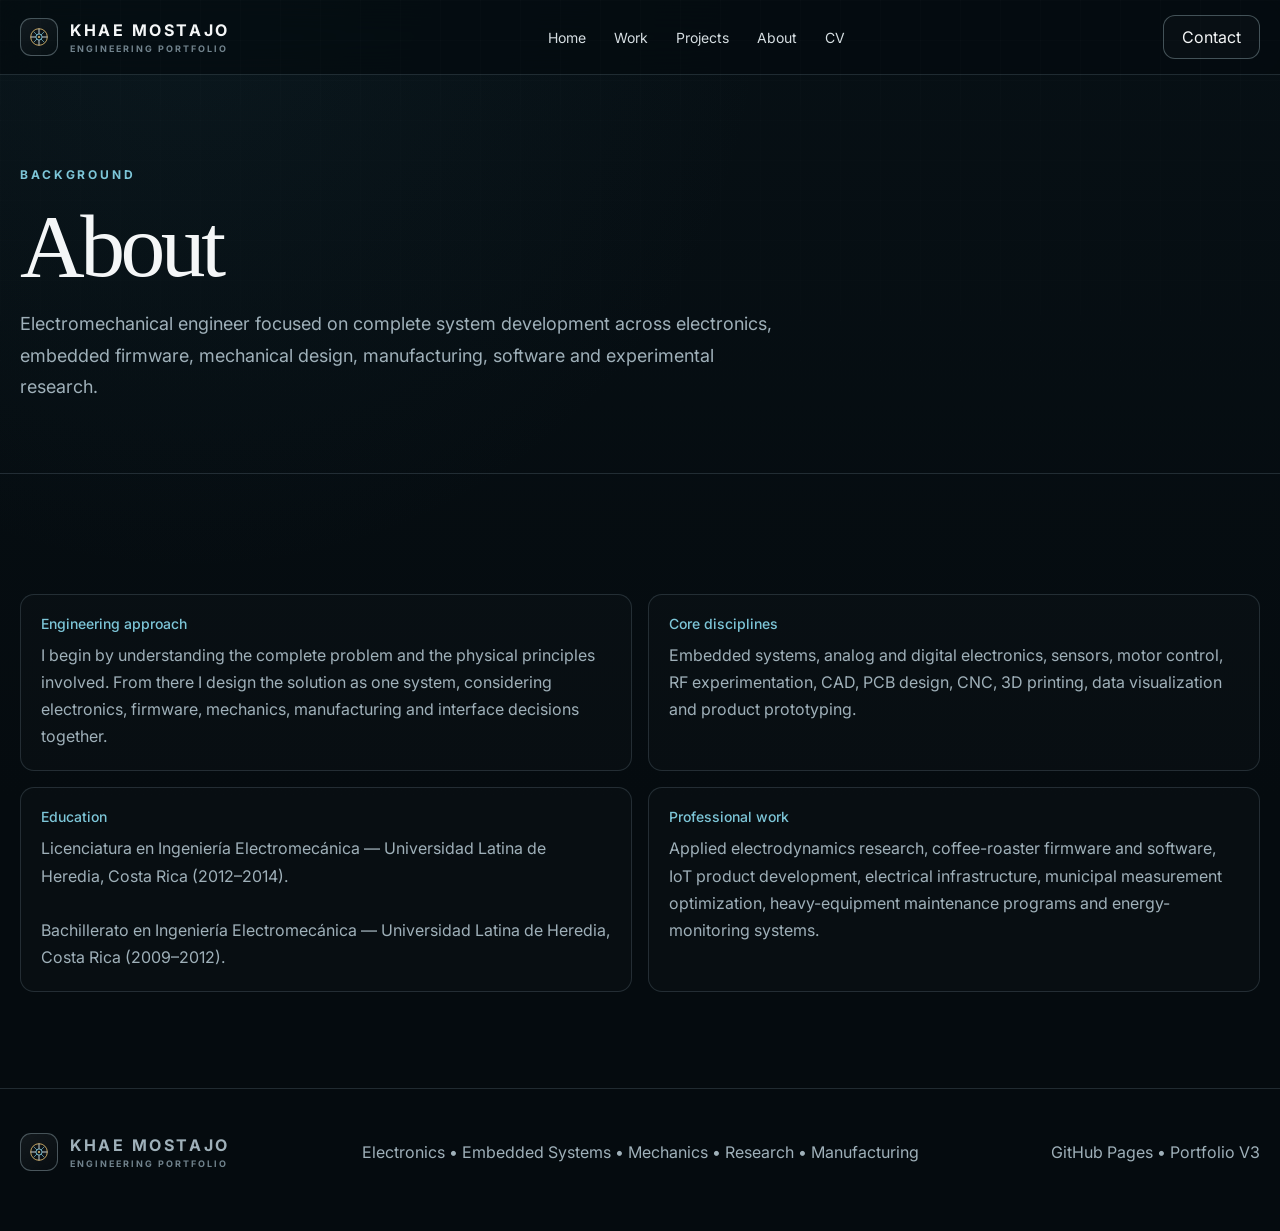
<file: about.html>
<!doctype html>
<html lang="en">
<head>
  <meta charset="utf-8">
  <meta name="viewport" content="width=device-width,initial-scale=1">
  <meta name="description" content="Khae Mostajo engineering portfolio — embedded systems, electronics, RF, instrumentation, motors, machines and product development.">
  <title>About — Khae Mostajo</title>
  <link rel="preconnect" href="https://fonts.googleapis.com">
  <link rel="preconnect" href="https://fonts.gstatic.com" crossorigin>
  <link href="https://fonts.googleapis.com/css2?family=Inter:wght@400;500;600;700&display=swap" rel="stylesheet">
  <link rel="stylesheet" href="assets/css/styles.css">
</head>
<body data-page="about">

<header class="site-header">
  <div class="container nav">
    <a class="brand" href="index.html">
      <span class="mark"><img src="assets/images/motor-logo.svg" alt="Motor diagram logo"></span>
      <span>KHAE MOSTAJO<small>ENGINEERING PORTFOLIO</small></span>
    </a>
    <nav class="nav-links" id="nav-links">
      <a href="index.html">Home</a>
      <a href="work.html">Work</a>
      <a href="projects.html">Projects</a>
      <a href="about.html">About</a>
      <a href="cv.html">CV</a>
    </nav>
    <div class="nav-actions">
      <a class="btn" href="mailto:your-email@example.com">Contact</a>
      <button class="btn menu-btn" id="menu-btn" type="button">Menu</button>
    </div>
  </div>
</header>


<main>
  <section class="page-hero">
    <div class="container">
      <div class="eyebrow">Background</div>
      <h1>About</h1>
      <p>Electromechanical engineer focused on complete system development across electronics, embedded firmware, mechanical design, manufacturing, software and experimental research.</p>
    </div>
  </section>
  <section class="section">
    <div class="container">
      <div class="detail-grid">
        <div class="info-card">
          <h3>Engineering approach</h3>
          <p>I begin by understanding the complete problem and the physical principles involved. From there I design the solution as one system, considering electronics, firmware, mechanics, manufacturing and interface decisions together.</p>
        </div>
        <div class="info-card">
          <h3>Core disciplines</h3>
          <p>Embedded systems, analog and digital electronics, sensors, motor control, RF experimentation, CAD, PCB design, CNC, 3D printing, data visualization and product prototyping.</p>
        </div>
        <div class="info-card">
          <h3>Education</h3>
          <p>Licenciatura en Ingeniería Electromecánica — Universidad Latina de Heredia, Costa Rica (2012–2014).<br><br>Bachillerato en Ingeniería Electromecánica — Universidad Latina de Heredia, Costa Rica (2009–2012).</p>
        </div>
        <div class="info-card">
          <h3>Professional work</h3>
          <p>Applied electrodynamics research, coffee-roaster firmware and software, IoT product development, electrical infrastructure, municipal measurement optimization, heavy-equipment maintenance programs and energy-monitoring systems.</p>
        </div>
      </div>
    </div>
  </section>
</main>


<footer class="footer">
  <div class="container footer-inner">
    <div class="brand"><span class="mark"><img src="assets/images/motor-logo.svg" alt="Motor diagram logo"></span><span>KHAE MOSTAJO<small>ENGINEERING PORTFOLIO</small></span></div>
    <div>Electronics • Embedded Systems • Mechanics • Research • Manufacturing</div>
    <div>GitHub Pages • Portfolio V3</div>
  </div>
</footer>

<script src="assets/js/content.js"></script>
<script src="assets/js/site.js"></script>
</body>
</html>
</file>
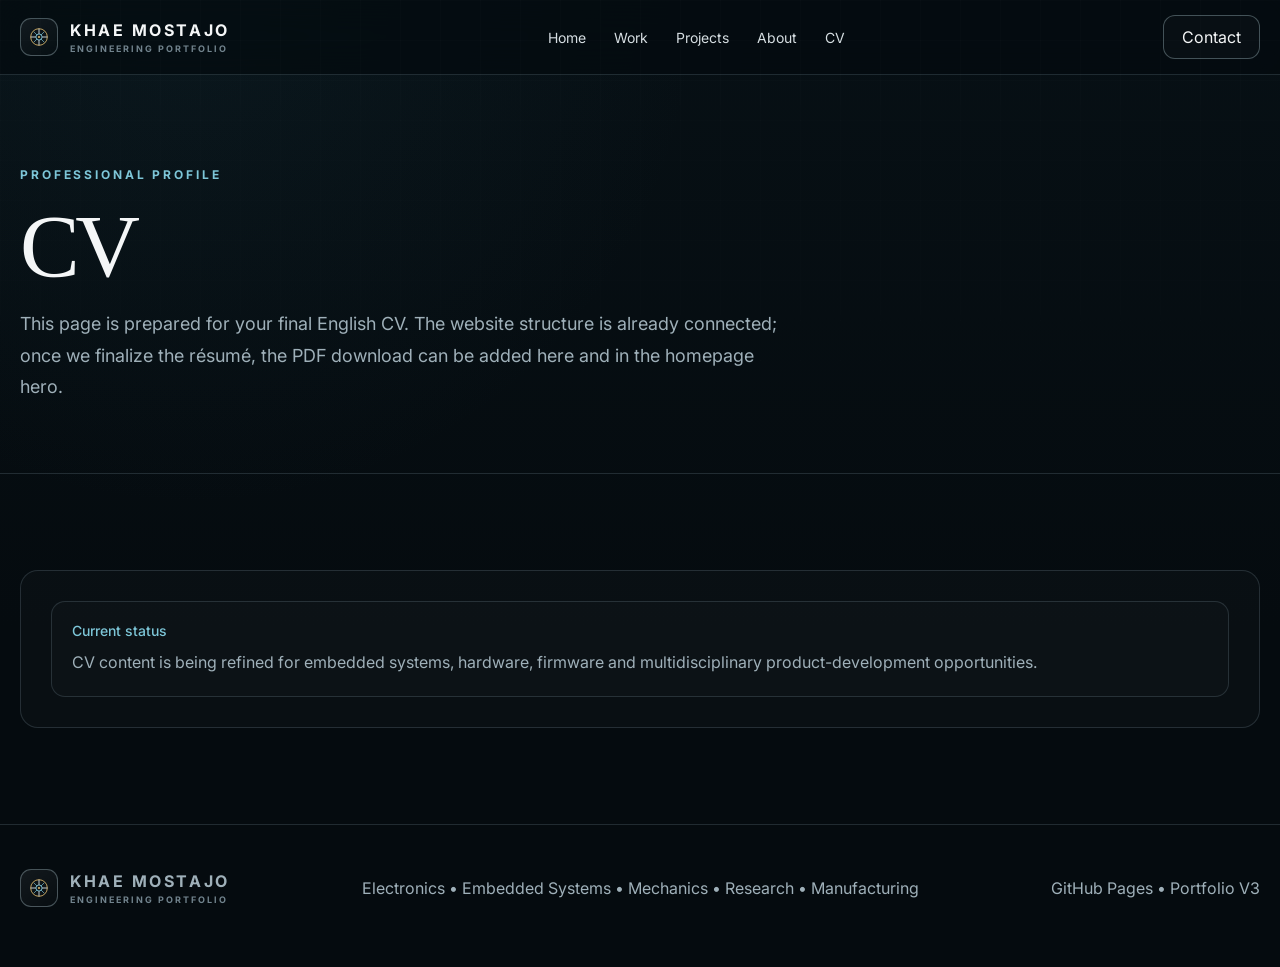
<file: cv.html>
<!doctype html>
<html lang="en">
<head>
  <meta charset="utf-8">
  <meta name="viewport" content="width=device-width,initial-scale=1">
  <meta name="description" content="Khae Mostajo engineering portfolio — embedded systems, electronics, RF, instrumentation, motors, machines and product development.">
  <title>CV — Khae Mostajo</title>
  <link rel="preconnect" href="https://fonts.googleapis.com">
  <link rel="preconnect" href="https://fonts.gstatic.com" crossorigin>
  <link href="https://fonts.googleapis.com/css2?family=Inter:wght@400;500;600;700&display=swap" rel="stylesheet">
  <link rel="stylesheet" href="assets/css/styles.css">
</head>
<body data-page="cv">

<header class="site-header">
  <div class="container nav">
    <a class="brand" href="index.html">
      <span class="mark"><img src="assets/images/motor-logo.svg" alt="Motor diagram logo"></span>
      <span>KHAE MOSTAJO<small>ENGINEERING PORTFOLIO</small></span>
    </a>
    <nav class="nav-links" id="nav-links">
      <a href="index.html">Home</a>
      <a href="work.html">Work</a>
      <a href="projects.html">Projects</a>
      <a href="about.html">About</a>
      <a href="cv.html">CV</a>
    </nav>
    <div class="nav-actions">
      <a class="btn" href="mailto:your-email@example.com">Contact</a>
      <button class="btn menu-btn" id="menu-btn" type="button">Menu</button>
    </div>
  </div>
</header>


<main>
  <section class="page-hero">
    <div class="container">
      <div class="eyebrow">Professional profile</div>
      <h1>CV</h1>
      <p>This page is prepared for your final English CV. The website structure is already connected; once we finalize the résumé, the PDF download can be added here and in the homepage hero.</p>
    </div>
  </section>
  <section class="section">
    <div class="container">
      <div class="detail-panel">
        <div class="detail-content">
          <div class="info-card">
            <h3>Current status</h3>
            <p>CV content is being refined for embedded systems, hardware, firmware and multidisciplinary product-development opportunities.</p>
          </div>
        </div>
      </div>
    </div>
  </section>
</main>


<footer class="footer">
  <div class="container footer-inner">
    <div class="brand"><span class="mark"><img src="assets/images/motor-logo.svg" alt="Motor diagram logo"></span><span>KHAE MOSTAJO<small>ENGINEERING PORTFOLIO</small></span></div>
    <div>Electronics • Embedded Systems • Mechanics • Research • Manufacturing</div>
    <div>GitHub Pages • Portfolio V3</div>
  </div>
</footer>

<script src="assets/js/content.js"></script>
<script src="assets/js/site.js"></script>
</body>
</html>
</file>
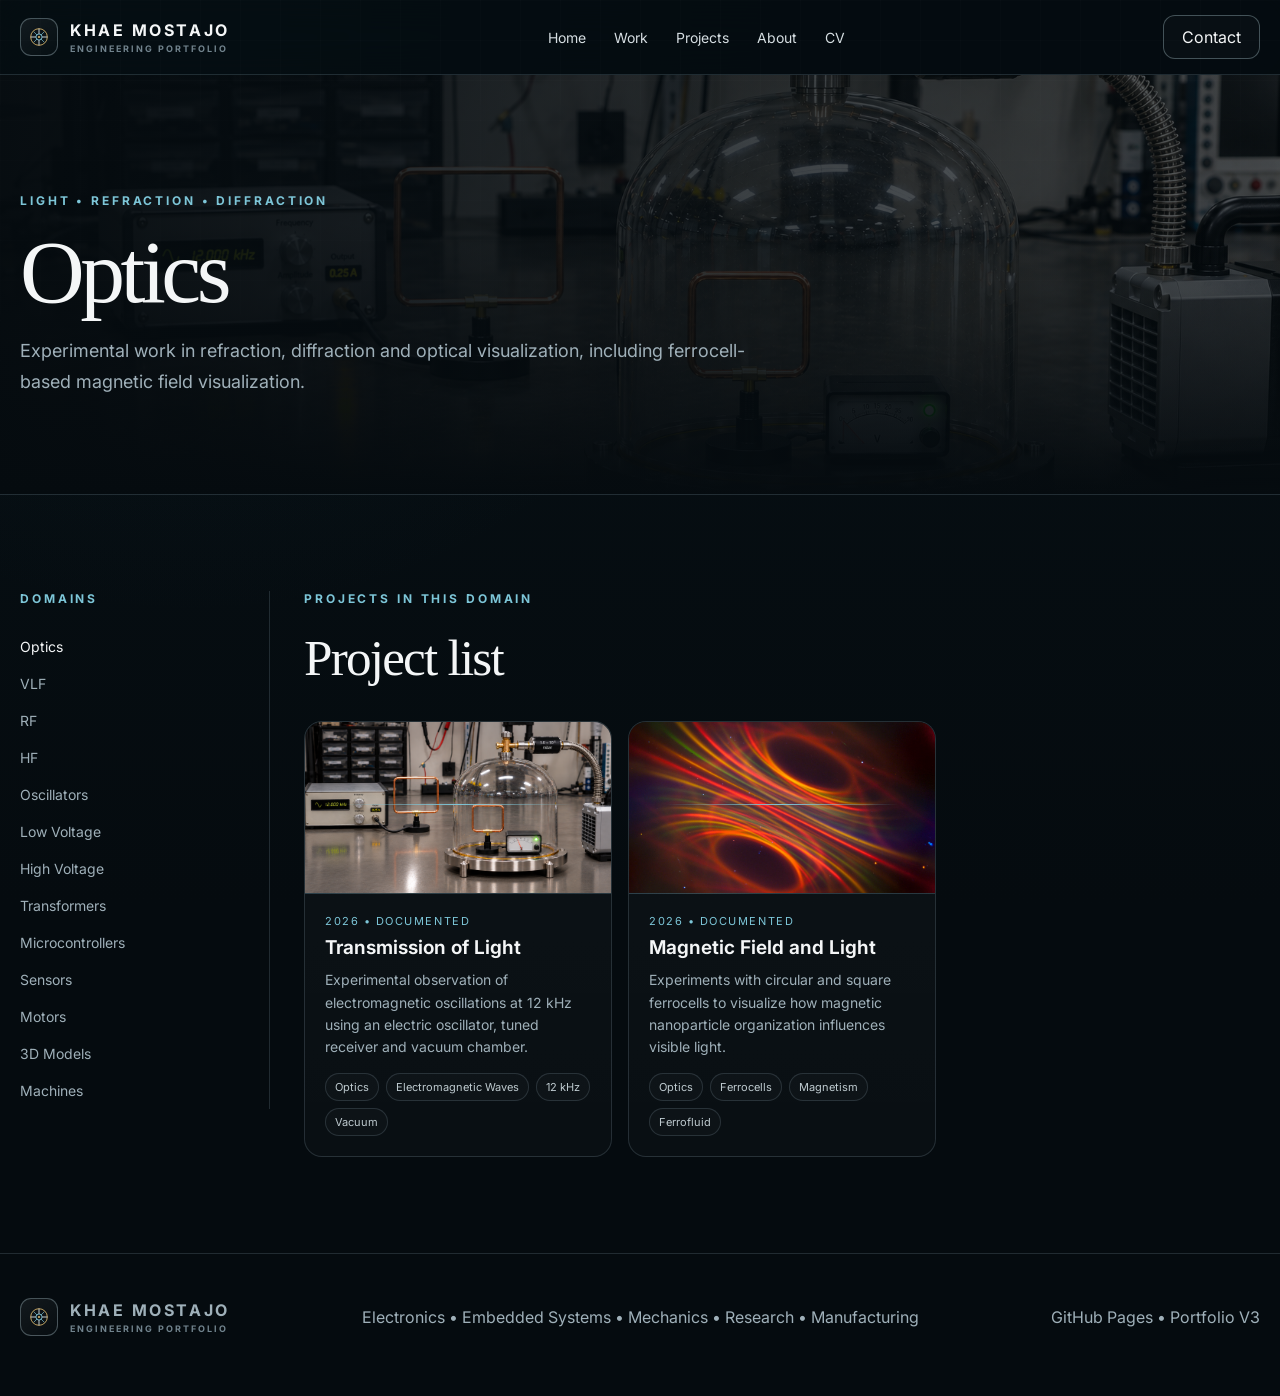
<file: domain.html>
<!doctype html>
<html lang="en">
<head>
  <meta charset="utf-8">
  <meta name="viewport" content="width=device-width,initial-scale=1">
  <meta name="description" content="Khae Mostajo engineering portfolio — embedded systems, electronics, RF, instrumentation, motors, machines and product development.">
  <title>Domain — Khae Mostajo</title>
  <link rel="preconnect" href="https://fonts.googleapis.com">
  <link rel="preconnect" href="https://fonts.gstatic.com" crossorigin>
  <link href="https://fonts.googleapis.com/css2?family=Inter:wght@400;500;600;700&display=swap" rel="stylesheet">
  <link rel="stylesheet" href="assets/css/styles.css">
</head>
<body data-page="domain">

<header class="site-header">
  <div class="container nav">
    <a class="brand" href="index.html">
      <span class="mark"><img src="assets/images/motor-logo.svg" alt="Motor diagram logo"></span>
      <span>KHAE MOSTAJO<small>ENGINEERING PORTFOLIO</small></span>
    </a>
    <nav class="nav-links" id="nav-links">
      <a href="index.html">Home</a>
      <a href="work.html">Work</a>
      <a href="projects.html">Projects</a>
      <a href="about.html">About</a>
      <a href="cv.html">CV</a>
    </nav>
    <div class="nav-actions">
      <a class="btn" href="mailto:your-email@example.com">Contact</a>
      <button class="btn menu-btn" id="menu-btn" type="button">Menu</button>
    </div>
  </div>
</header>


<main>
  <section class="page-hero domain-page-hero">
    <img class="page-hero-cover" id="domain-cover" alt="">
    <div class="container page-hero-content">
      <div class="eyebrow" id="domain-kicker"></div>
      <h1 id="domain-title">Domain</h1>
      <p id="domain-desc"></p>
    </div>
  </section>
  <section class="section">
    <div class="container domain-layout">
      <aside class="side-nav">
        <div class="eyebrow">Domains</div>
        <div id="domain-list"></div>
      </aside>
      <div>
        <div class="section-head">
          <div>
            <div class="eyebrow">Projects in this domain</div>
            <h2>Project list</h2>
          </div>
        </div>
        <div class="project-grid" id="domain-projects"></div>
      </div>
    </div>
  </section>
</main>


<footer class="footer">
  <div class="container footer-inner">
    <div class="brand"><span class="mark"><img src="assets/images/motor-logo.svg" alt="Motor diagram logo"></span><span>KHAE MOSTAJO<small>ENGINEERING PORTFOLIO</small></span></div>
    <div>Electronics • Embedded Systems • Mechanics • Research • Manufacturing</div>
    <div>GitHub Pages • Portfolio V3</div>
  </div>
</footer>

<script src="assets/js/content.js"></script>
<script src="assets/js/site.js"></script>
</body>
</html>
</file>
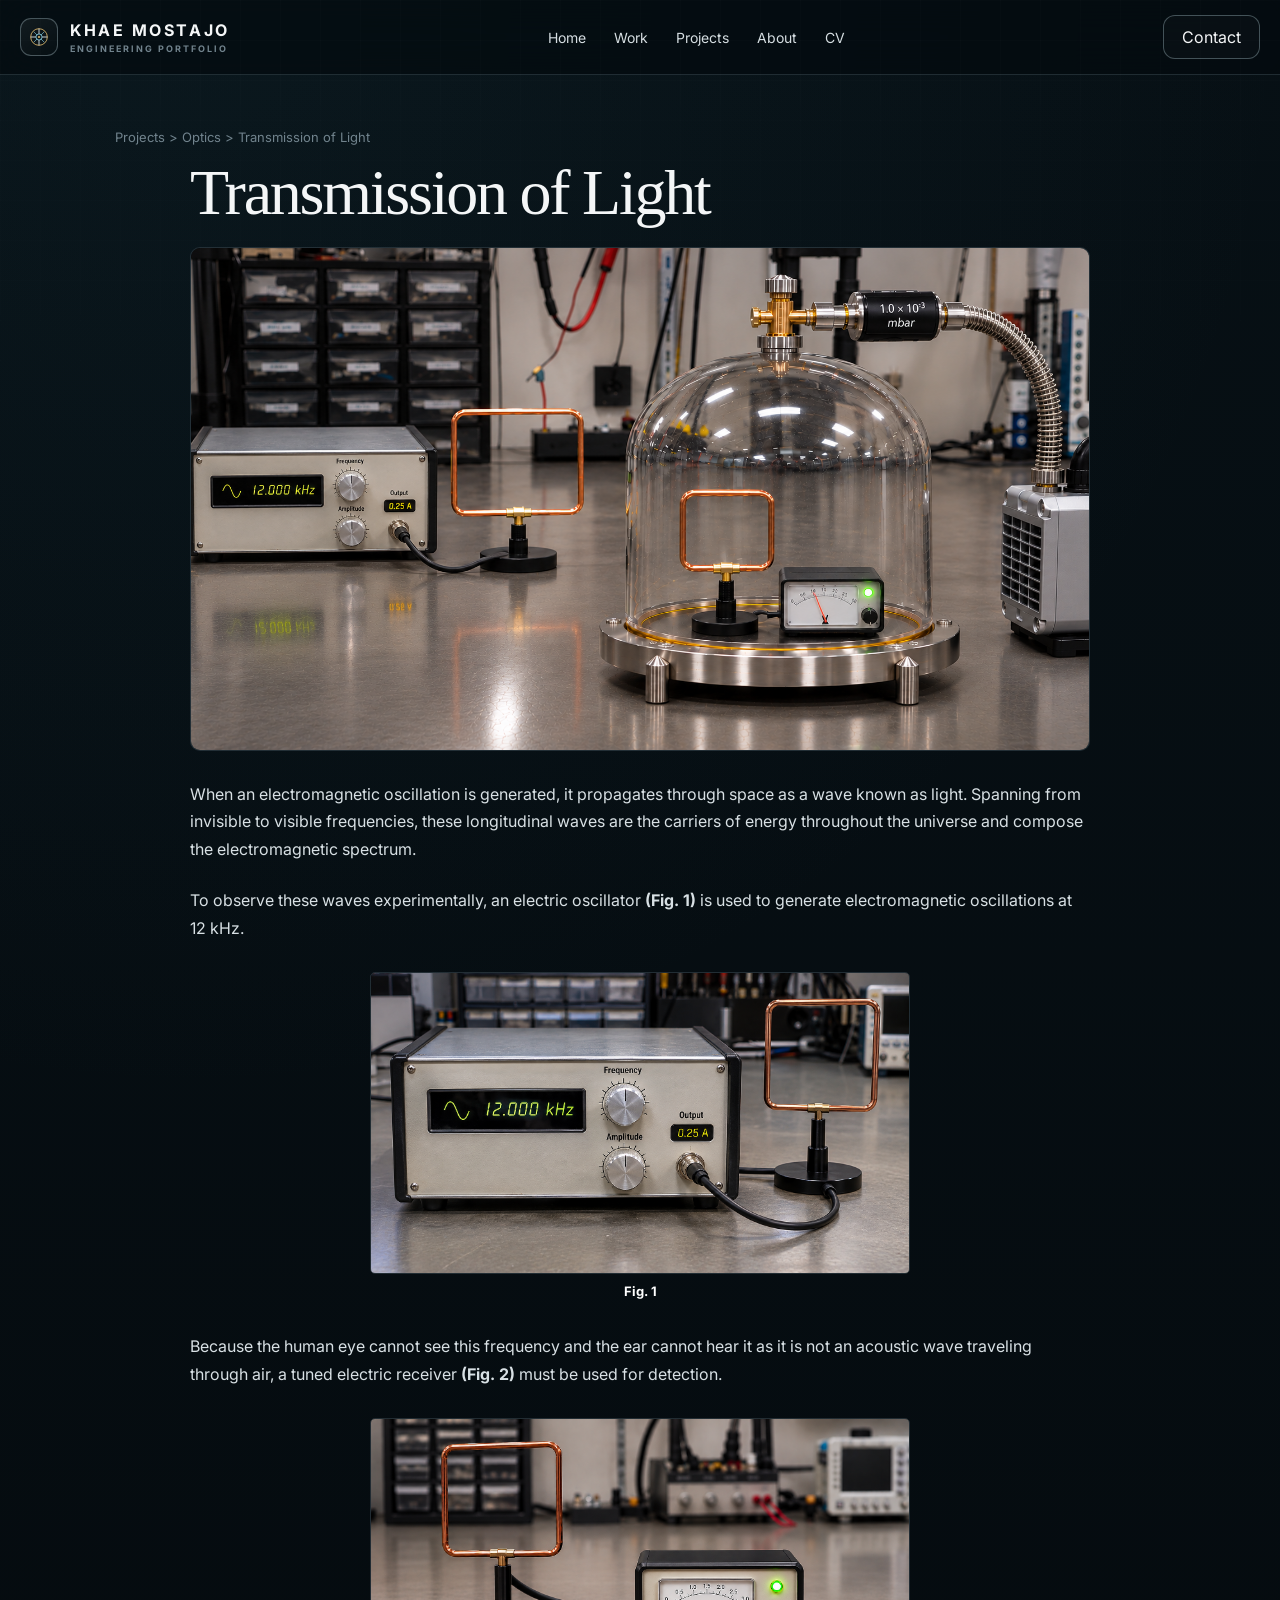
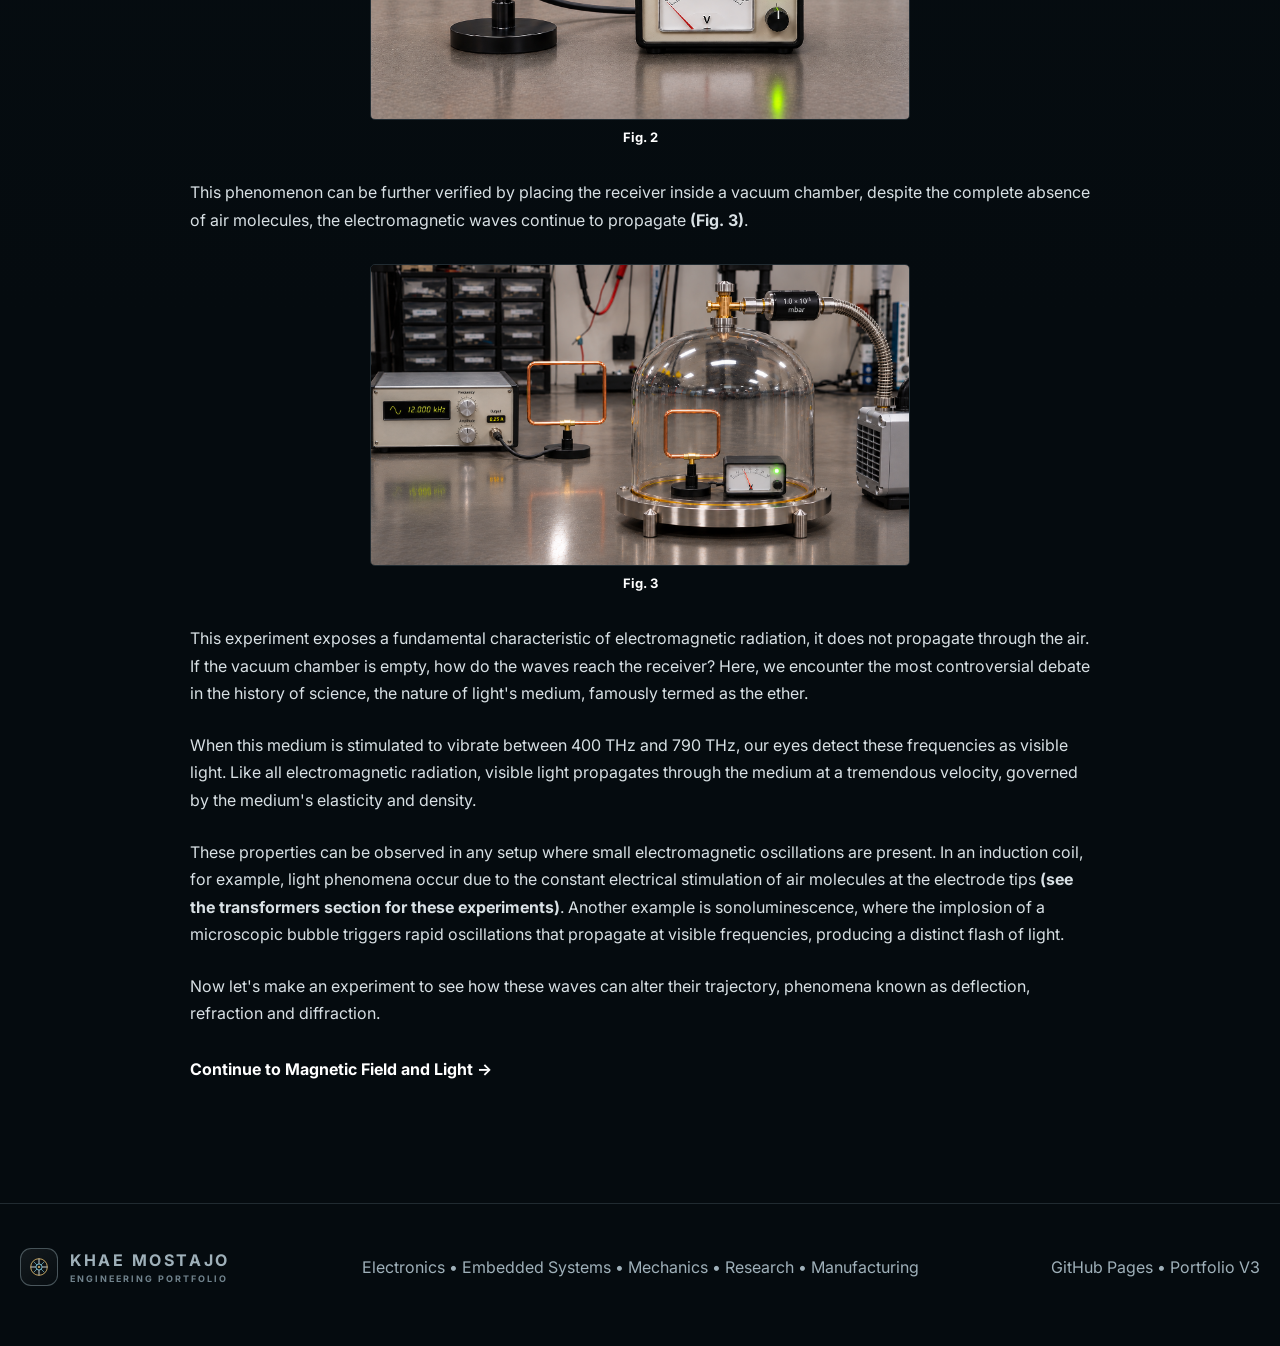
<file: project.html>
<!doctype html>
<html lang="en">
<head>
  <meta charset="utf-8">
  <meta name="viewport" content="width=device-width,initial-scale=1">
  <meta name="description" content="Khae Mostajo engineering portfolio — embedded systems, electronics, RF, instrumentation, motors, machines and product development.">
  <title>Project — Khae Mostajo</title>
  <link rel="preconnect" href="https://fonts.googleapis.com">
  <link rel="preconnect" href="https://fonts.gstatic.com" crossorigin>
  <link href="https://fonts.googleapis.com/css2?family=Inter:wght@400;500;600;700&display=swap" rel="stylesheet">
  <link rel="stylesheet" href="assets/css/styles.css">
</head>
<body data-page="project">

<header class="site-header">
  <div class="container nav">
    <a class="brand" href="index.html">
      <span class="mark"><img src="assets/images/motor-logo.svg" alt="Motor diagram logo"></span>
      <span>KHAE MOSTAJO<small>ENGINEERING PORTFOLIO</small></span>
    </a>
    <nav class="nav-links" id="nav-links">
      <a href="index.html">Home</a>
      <a href="work.html">Work</a>
      <a href="projects.html">Projects</a>
      <a href="about.html">About</a>
      <a href="cv.html">CV</a>
    </nav>
    <div class="nav-actions">
      <a class="btn" href="mailto:your-email@example.com">Contact</a>
      <button class="btn menu-btn" id="menu-btn" type="button">Menu</button>
    </div>
  </div>
</header>


<main>
  <section class="section project-document-section">
    <div class="container project-document-wrap">
      <div class="breadcrumbs" id="project-breadcrumb"></div>
      <article class="project-document" id="project-document"></article>
    </div>
  </section>
</main>


<footer class="footer">
  <div class="container footer-inner">
    <div class="brand"><span class="mark"><img src="assets/images/motor-logo.svg" alt="Motor diagram logo"></span><span>KHAE MOSTAJO<small>ENGINEERING PORTFOLIO</small></span></div>
    <div>Electronics • Embedded Systems • Mechanics • Research • Manufacturing</div>
    <div>GitHub Pages • Portfolio V3</div>
  </div>
</footer>

<script src="assets/js/content.js"></script>
<script src="assets/js/site.js"></script>
</body>
</html>
</file>
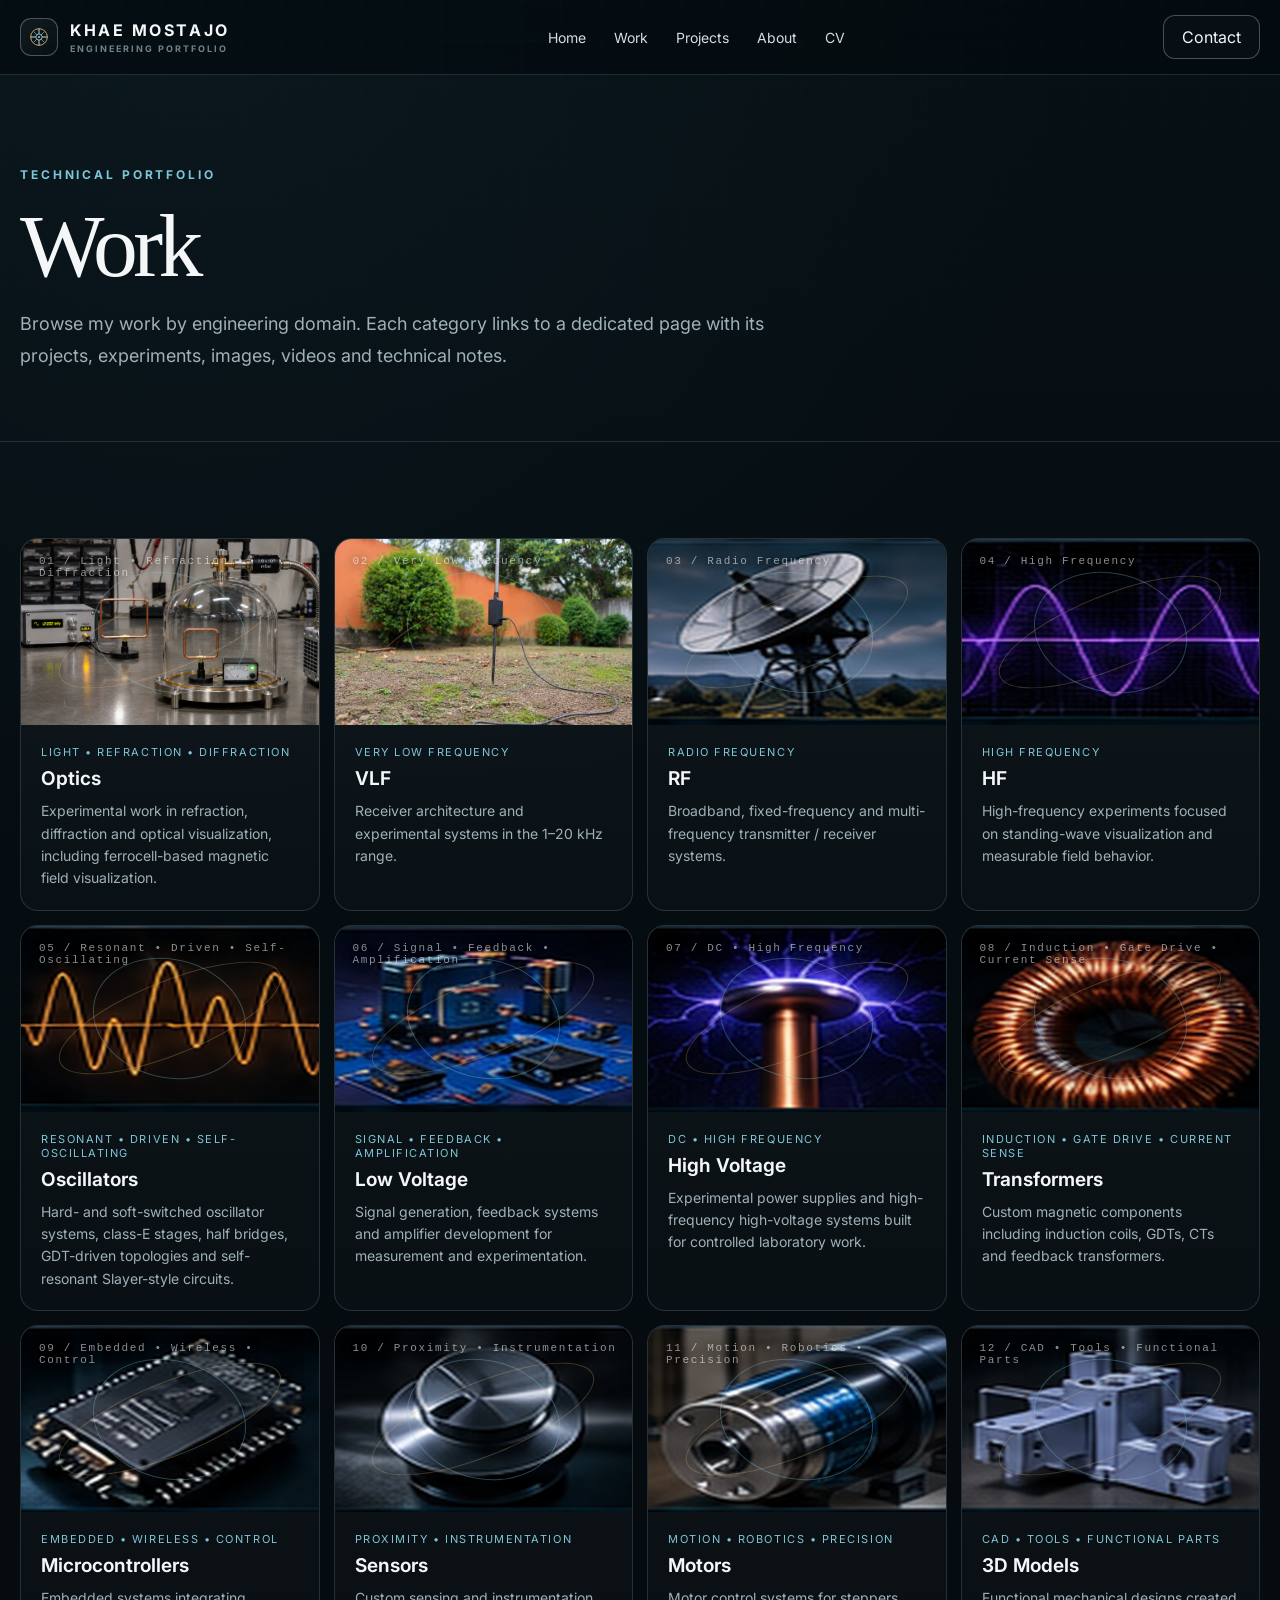
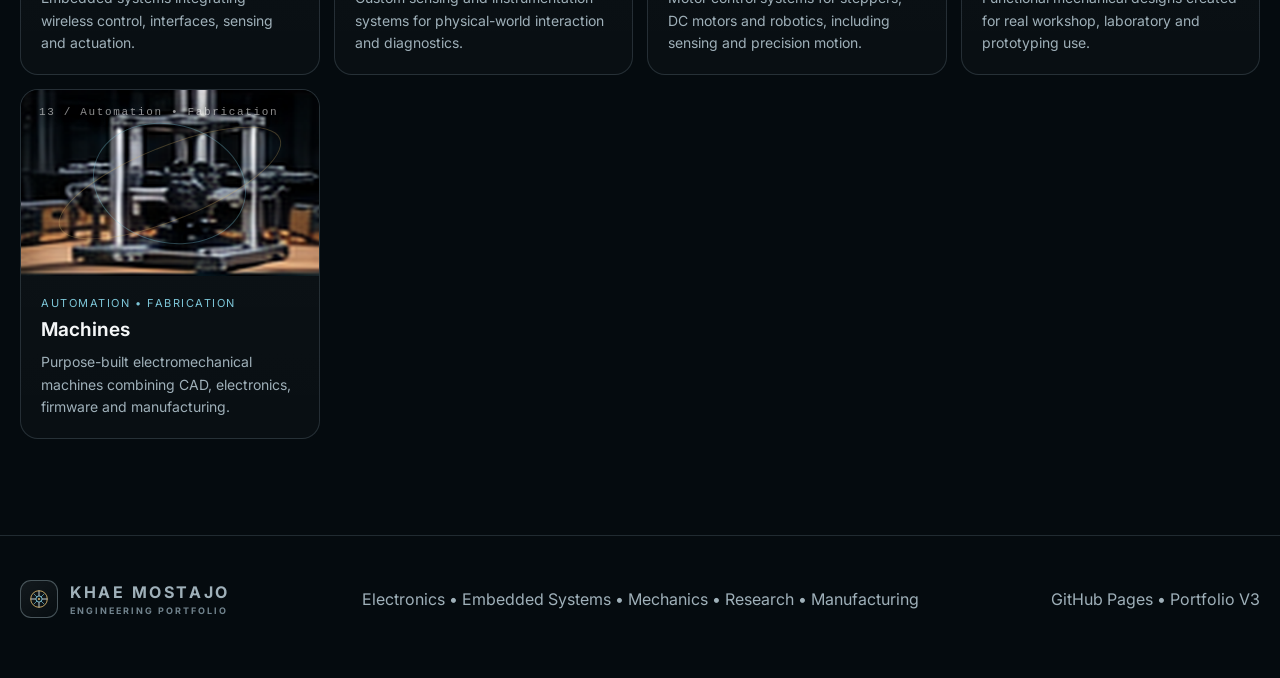
<file: work.html>
<!doctype html>
<html lang="en">
<head>
  <meta charset="utf-8">
  <meta name="viewport" content="width=device-width,initial-scale=1">
  <meta name="description" content="Khae Mostajo engineering portfolio — embedded systems, electronics, RF, instrumentation, motors, machines and product development.">
  <title>Work — Khae Mostajo</title>
  <link rel="preconnect" href="https://fonts.googleapis.com">
  <link rel="preconnect" href="https://fonts.gstatic.com" crossorigin>
  <link href="https://fonts.googleapis.com/css2?family=Inter:wght@400;500;600;700&display=swap" rel="stylesheet">
  <link rel="stylesheet" href="assets/css/styles.css">
</head>
<body data-page="work">

<header class="site-header">
  <div class="container nav">
    <a class="brand" href="index.html">
      <span class="mark"><img src="assets/images/motor-logo.svg" alt="Motor diagram logo"></span>
      <span>KHAE MOSTAJO<small>ENGINEERING PORTFOLIO</small></span>
    </a>
    <nav class="nav-links" id="nav-links">
      <a href="index.html">Home</a>
      <a href="work.html">Work</a>
      <a href="projects.html">Projects</a>
      <a href="about.html">About</a>
      <a href="cv.html">CV</a>
    </nav>
    <div class="nav-actions">
      <a class="btn" href="mailto:your-email@example.com">Contact</a>
      <button class="btn menu-btn" id="menu-btn" type="button">Menu</button>
    </div>
  </div>
</header>


<main>
  <section class="page-hero">
    <div class="container">
      <div class="eyebrow">Technical portfolio</div>
      <h1>Work</h1>
      <p>Browse my work by engineering domain. Each category links to a dedicated page with its projects, experiments, images, videos and technical notes.</p>
    </div>
  </section>
  <section class="section">
    <div class="container">
      <div class="domain-grid" id="work-grid"></div>
    </div>
  </section>
</main>


<footer class="footer">
  <div class="container footer-inner">
    <div class="brand"><span class="mark"><img src="assets/images/motor-logo.svg" alt="Motor diagram logo"></span><span>KHAE MOSTAJO<small>ENGINEERING PORTFOLIO</small></span></div>
    <div>Electronics • Embedded Systems • Mechanics • Research • Manufacturing</div>
    <div>GitHub Pages • Portfolio V3</div>
  </div>
</footer>

<script src="assets/js/content.js"></script>
<script src="assets/js/site.js"></script>
</body>
</html>
</file>
<file: assets/css/styles.css>
:root{
  --bg:#071015;
  --bg-2:#0a141a;
  --panel:#0d1a21;
  --panel-2:#101f27;
  --line:rgba(163,190,202,.18);
  --line-strong:rgba(180,205,216,.35);
  --text:#f4f6f7;
  --muted:#9fb0b9;
  --muted-2:#71838d;
  --accent:#d8b46a;
  --accent-2:#7dc6d8;
  --accent-soft:rgba(216,180,106,.12);
  --radius:18px;
  --radius-sm:12px;
  --shadow:0 20px 70px rgba(0,0,0,.34);
  --max:1480px;
}
*{box-sizing:border-box}
html{scroll-behavior:smooth}
body{
  margin:0;
  background:
    radial-gradient(circle at 15% 0%, rgba(41,92,108,.10), transparent 35%),
    linear-gradient(180deg,var(--bg),#050b0f 65%);
  color:var(--text);
  font-family:Inter,ui-sans-serif,system-ui,-apple-system,BlinkMacSystemFont,"Segoe UI",sans-serif;
  -webkit-font-smoothing:antialiased;
}
body::before{
  content:"";
  position:fixed;inset:0;pointer-events:none;z-index:100;
  background-image:linear-gradient(rgba(255,255,255,.012) 1px,transparent 1px),linear-gradient(90deg,rgba(255,255,255,.012) 1px,transparent 1px);
  background-size:40px 40px;
  mask-image:linear-gradient(to bottom,black,transparent 70%);
}
a{color:inherit;text-decoration:none}
img{display:block;max-width:100%}
button,input{font:inherit}
.container{width:min(calc(100% - 40px),var(--max));margin:auto}
.site-header{
  position:sticky;top:0;z-index:80;
  backdrop-filter:blur(20px) saturate(120%);
  background:rgba(5,11,15,.76);
  border-bottom:1px solid var(--line);
}
.nav{height:74px;display:flex;align-items:center;justify-content:space-between;gap:26px}
.brand{display:flex;align-items:center;gap:12px;font-weight:700;letter-spacing:.16em}
.mark{
  width:38px;height:38px;display:grid;place-items:center;
  border:1px solid var(--line-strong);border-radius:11px;
  font-size:13px;letter-spacing:-.05em;
  background:linear-gradient(145deg,rgba(255,255,255,.06),rgba(255,255,255,.01));
}
.brand small{display:block;color:var(--muted-2);font-size:9px;letter-spacing:.22em;margin-top:3px}
.nav-links{display:flex;align-items:center;gap:28px;color:#d6dee2;font-size:14px}
.nav-links a{position:relative}
.nav-links a::after{content:"";position:absolute;left:0;right:100%;bottom:-8px;height:1px;background:var(--accent);transition:.25s}
.nav-links a:hover::after,.nav-links a.active::after{right:0}
.nav-actions{display:flex;gap:10px;align-items:center}
.btn{
  min-height:44px;display:inline-flex;align-items:center;justify-content:center;gap:10px;
  padding:0 18px;border-radius:12px;border:1px solid var(--line-strong);
  color:var(--text);background:rgba(255,255,255,.02);transition:.22s ease;
}
.btn:hover{transform:translateY(-1px);border-color:rgba(216,180,106,.55);background:var(--accent-soft)}
.btn.primary{background:var(--accent);color:#111;border-color:var(--accent);font-weight:700}
.menu-btn{display:none}
.hero{
  min-height:760px;position:relative;overflow:hidden;border-bottom:1px solid var(--line)
}
.hero-media{position:absolute;inset:0}
.hero-media img{width:100%;height:100%;object-fit:cover;object-position:center}
.hero-media::after{
  content:"";position:absolute;inset:0;
  background:
    linear-gradient(90deg,rgba(5,10,14,.96) 0%,rgba(5,10,14,.82) 28%,rgba(5,10,14,.28) 56%,rgba(5,10,14,.10) 100%),
    linear-gradient(0deg,rgba(5,10,14,.9),transparent 45%);
}
.hero-inner{
  min-height:760px;position:relative;z-index:2;
  display:flex;align-items:center;
}
.hero-copy{max-width:720px;padding:100px 0}
.eyebrow{
  color:var(--accent-2);text-transform:uppercase;letter-spacing:.24em;
  font-size:12px;font-weight:700;margin-bottom:22px;
}
h1,h2,h3{font-family:Georgia,"Times New Roman",serif;font-weight:500}
h1{font-size:clamp(56px,7vw,112px);line-height:.94;margin:0 0 18px;letter-spacing:-.05em}
.hero-title-sub{font-size:clamp(24px,2vw,34px);color:#dfe7ea;margin-bottom:26px}
.hero p{font-size:19px;line-height:1.75;color:#becbd1;max-width:690px}
.hero-buttons{display:flex;gap:12px;flex-wrap:wrap;margin-top:34px}
.hero-stats{display:flex;gap:36px;flex-wrap:wrap;margin-top:44px}
.stat{padding-left:14px;border-left:1px solid var(--line-strong)}
.stat strong{display:block;font-size:18px}
.stat span{font-size:12px;color:var(--muted-2);text-transform:uppercase;letter-spacing:.15em}
.section{padding:96px 0}
.section-head{display:flex;justify-content:space-between;align-items:end;gap:30px;margin-bottom:34px}
.section-head h2{margin:0;font-size:clamp(38px,4vw,62px);letter-spacing:-.035em}
.section-head p{color:var(--muted);max-width:640px;line-height:1.7}
.link-arrow{color:var(--accent);font-size:13px;text-transform:uppercase;letter-spacing:.14em}
.domain-grid{display:grid;grid-template-columns:repeat(4,1fr);gap:14px}
.domain-card,.project-card{
  position:relative;overflow:hidden;border:1px solid var(--line);
  background:linear-gradient(180deg,rgba(255,255,255,.035),rgba(255,255,255,.018));
  border-radius:var(--radius);transition:.25s ease;
}
.domain-card:hover,.project-card:hover{transform:translateY(-4px);border-color:rgba(125,198,216,.35);box-shadow:var(--shadow)}
.domain-visual{
  aspect-ratio:16/10;position:relative;overflow:hidden;background:
  radial-gradient(circle at 70% 30%,rgba(125,198,216,.12),transparent 30%),
  linear-gradient(145deg,#13242d,#071015 70%);
}
.domain-visual::before,
.domain-visual::after{
  content:"";position:absolute;border:1px solid rgba(125,198,216,.32);border-radius:50%;
  inset:18% 24%;transform:rotate(14deg)
}
.domain-visual::after{inset:30% 10%;transform:rotate(-22deg);border-color:rgba(216,180,106,.28)}
.domain-code{
  position:absolute;left:18px;top:16px;font-family:ui-monospace,monospace;
  font-size:11px;letter-spacing:.15em;color:rgba(255,255,255,.55)
}
.card-body{padding:20px}
.card-kicker{font-size:11px;color:var(--accent-2);text-transform:uppercase;letter-spacing:.14em}
.card-body h3{font-family:Inter,system-ui,sans-serif;font-size:19px;font-weight:650;margin:8px 0 10px}
.card-body p{color:var(--muted);font-size:14px;line-height:1.6;margin:0}
.project-grid{display:grid;grid-template-columns:repeat(3,1fr);gap:16px}
.project-media{
  aspect-ratio:16/9;background:
    radial-gradient(circle at 25% 25%,rgba(216,180,106,.13),transparent 28%),
    linear-gradient(135deg,#14252d,#0b1419);
  border-bottom:1px solid var(--line);
  position:relative;overflow:hidden;
}
.project-media::before{
  content:"";position:absolute;left:12%;right:12%;top:48%;height:1px;background:linear-gradient(90deg,transparent,var(--accent-2),transparent);
  box-shadow:0 0 24px rgba(125,198,216,.4)
}
.tags{display:flex;gap:7px;flex-wrap:wrap;margin-top:14px}
.tag{font-size:11px;color:#bfcbd0;border:1px solid var(--line);border-radius:999px;padding:6px 9px;background:rgba(255,255,255,.02)}
.manifesto{
  border-top:1px solid var(--line);border-bottom:1px solid var(--line);
  background:linear-gradient(90deg,rgba(216,180,106,.05),rgba(125,198,216,.035));
}
.manifesto-inner{padding:78px 0;display:grid;grid-template-columns:.9fr 1.1fr;gap:80px;align-items:start}
.manifesto h2{font-size:48px;margin:0}
.manifesto p{color:#c2ced3;font-size:19px;line-height:1.8;margin:0}
.footer{padding:44px 0 60px;color:var(--muted);border-top:1px solid var(--line)}
.footer-inner{display:flex;justify-content:space-between;gap:30px;align-items:center;flex-wrap:wrap}
.page-hero{padding:92px 0 52px;border-bottom:1px solid var(--line)}
.page-hero h1{font-size:clamp(52px,7vw,94px);margin-bottom:20px}
.page-hero p{max-width:760px;color:var(--muted);font-size:18px;line-height:1.75}
.toolbar{
  display:flex;gap:10px;align-items:center;flex-wrap:wrap;margin-bottom:28px
}
.search{
  flex:1;min-width:260px;background:rgba(255,255,255,.02);border:1px solid var(--line);
  color:var(--text);padding:13px 14px;border-radius:12px;outline:none
}
.search:focus{border-color:rgba(125,198,216,.45)}
.filter-btn{
  background:rgba(255,255,255,.02);color:#c8d2d7;border:1px solid var(--line);
  padding:10px 13px;border-radius:999px;cursor:pointer
}
.filter-btn.active{background:var(--accent-soft);border-color:rgba(216,180,106,.45);color:#f4dca8}
.domain-layout,.project-layout{display:grid;grid-template-columns:250px 1fr;gap:34px}
.side-nav{position:sticky;top:104px;align-self:start;border-right:1px solid var(--line);padding-right:24px}
.side-nav a{display:block;padding:10px 0;color:var(--muted);font-size:14px}
.side-nav a:hover,.side-nav a.active{color:var(--text)}
.detail-panel{
  border:1px solid var(--line);border-radius:var(--radius);overflow:hidden;
  background:rgba(255,255,255,.018)
}
.detail-visual{
  min-height:420px;background:
    radial-gradient(circle at 70% 20%,rgba(125,198,216,.12),transparent 30%),
    radial-gradient(circle at 30% 50%,rgba(216,180,106,.09),transparent 25%),
    linear-gradient(135deg,#12212a,#071015);
  display:grid;place-items:center;position:relative
}
.detail-visual .sig{font-family:ui-monospace,monospace;font-size:14px;color:rgba(255,255,255,.45);letter-spacing:.18em}
.detail-content{padding:30px}
.detail-grid{display:grid;grid-template-columns:1fr 1fr;gap:16px;margin-top:24px}
.info-card{border:1px solid var(--line);border-radius:14px;padding:20px;background:rgba(255,255,255,.015)}
.info-card h3{font-family:Inter,sans-serif;font-size:14px;margin:0 0 10px;color:var(--accent-2)}
.info-card p{color:var(--muted);line-height:1.7;margin:0}
.breadcrumbs{color:var(--muted-2);font-size:13px;margin-bottom:18px}
.status{display:inline-flex;align-items:center;gap:8px;border:1px solid var(--line);padding:8px 10px;border-radius:999px;color:#c9d4d9;font-size:12px}
.status::before{content:"";width:7px;height:7px;border-radius:50%;background:var(--accent)}
.mobile-panel{display:none}
@media(max-width:1100px){
  .domain-grid{grid-template-columns:repeat(3,1fr)}
  .project-grid{grid-template-columns:repeat(2,1fr)}
  .nav-links{display:none}
  .menu-btn{display:inline-flex}
}
@media(max-width:780px){
  .container{width:min(calc(100% - 24px),var(--max))}
  .hero,.hero-inner{min-height:720px}
  .hero-copy{padding:80px 0}
  .hero-media::after{background:linear-gradient(0deg,rgba(5,10,14,.96),rgba(5,10,14,.36) 75%)}
  h1{font-size:58px}
  .domain-grid,.project-grid{grid-template-columns:1fr 1fr}
  .manifesto-inner{grid-template-columns:1fr;gap:24px}
  .section{padding:68px 0}
  .domain-layout,.project-layout{grid-template-columns:1fr}
  .side-nav{display:none}
  .detail-grid{grid-template-columns:1fr}
  .mobile-panel{display:block}
}
@media(max-width:520px){
  .domain-grid,.project-grid{grid-template-columns:1fr}
  .hero p{font-size:17px}
  .nav-actions .btn{display:none}
  .section-head{align-items:start;flex-direction:column}
  .hero-stats{gap:20px}
}

.mark img{width:28px;height:28px;object-fit:contain}.domain-visual img,.project-media img{width:100%;height:100%;object-fit:cover}.domain-code{z-index:2;text-shadow:0 1px 12px #000}.domain-page-hero{position:relative;overflow:hidden;min-height:420px;display:flex;align-items:end}.page-hero-cover{position:absolute;inset:0;width:100%;height:100%;object-fit:cover;opacity:.48}.domain-page-hero::after{content:"";position:absolute;inset:0;background:linear-gradient(90deg,rgba(5,11,15,.96),rgba(5,11,15,.55) 58%,rgba(5,11,15,.25)),linear-gradient(0deg,#050b0f,transparent 65%)}.page-hero-content{position:relative;z-index:2}.project-hero-media{min-height:0;aspect-ratio:1103/617}.project-hero-media img{width:100%;height:100%;object-fit:cover}.project-media-section{margin-top:34px}.project-media-section h2{font-size:36px;margin:0 0 20px}.project-gallery{display:grid;gap:24px}.media-item{margin:0}.media-frame{aspect-ratio:1103/617;border:1px solid var(--line);border-radius:14px;overflow:hidden;background:#081117;position:relative}.media-frame img{width:100%;height:100%;object-fit:cover}.media-placeholder{display:none;position:absolute;inset:0;place-items:center;align-content:center;gap:10px;text-align:center;color:var(--muted);background:radial-gradient(circle at center,rgba(125,198,216,.1),transparent 35%),#081117}.media-placeholder strong{color:var(--accent);font-size:24px}.media-placeholder span{font-family:ui-monospace,monospace;font-size:12px}.media-item figcaption{padding:12px 2px 0;color:var(--muted);line-height:1.6;font-size:14px}.media-item figcaption strong{color:var(--accent-2);margin-right:7px}

/* V3 — document-style project pages */
.project-document-section{padding-top:54px}
.project-document-wrap{max-width:1050px}
.project-document{max-width:900px;margin:0 auto}
.project-document h1{font-size:clamp(42px,5vw,68px);margin:8px 0 24px;letter-spacing:-.035em}
.project-document h2{font-size:28px;margin:38px 0 12px}
.project-document p{font-size:16px;line-height:1.72;color:#d8e0e4;margin:0 0 24px}
.project-cover{width:100%;aspect-ratio:1103/617;overflow:hidden;border:1px solid var(--line);border-radius:10px;margin:0 0 30px;background:#071015}
.project-cover img{width:100%;height:100%;object-fit:cover;display:block}
.document-figure{width:60%;margin:30px auto 34px;text-align:center}
.document-figure img{display:block;width:100%;aspect-ratio:1103/617;object-fit:cover;border-radius:5px;border:1px solid var(--line)}
.document-figure figcaption{font-weight:700;color:#fff;font-size:13px;margin-top:9px}
.continue-project{padding-top:4px;color:#fff!important}
@media(max-width:780px){.document-figure{width:100%}.project-document-section{padding-top:34px}.project-document p{font-size:15px}.project-cover{margin-bottom:24px}}
</file>
